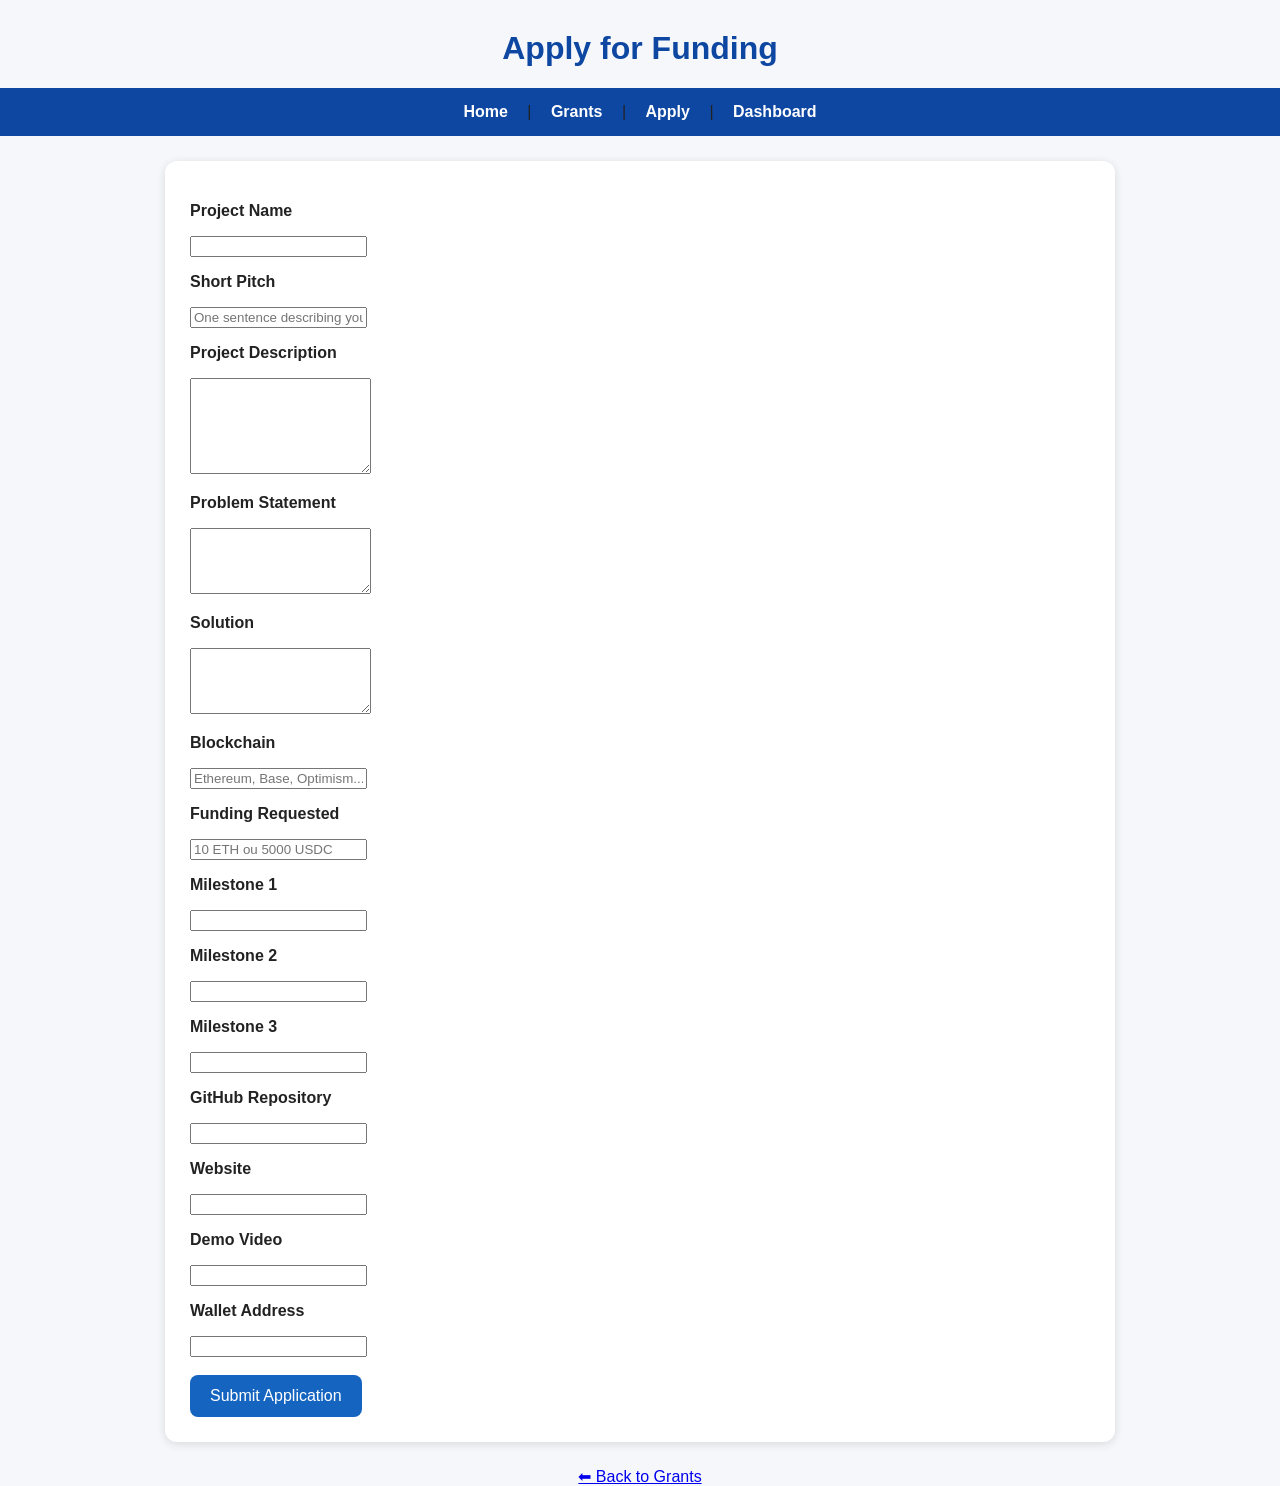
<file: frontend/apply.html>
<!DOCTYPE html>
<html>

<head>
    <title>Apply for Funding</title>
    <link rel="stylesheet" href="style.css">
</head>

<body>

<h1>Apply for Funding</h1>

<nav>
<a href="index.html">Home</a> |
<a href="grants.html">Grants</a> |
<a href="apply.html">Apply</a> |
<a href="dashboard.html">Dashboard</a>
</nav>

<div class="card">

<form onsubmit="submitApplication(event)">

<p><strong>Project Name</strong></p>
<input type="text" id="project" required>

<p><strong>Short Pitch</strong></p>
<input type="text" id="pitch"
placeholder="One sentence describing your project" required>

<p><strong>Project Description</strong></p>
<textarea id="description" rows="6" required></textarea>

<p><strong>Problem Statement</strong></p>
<textarea id="problem" rows="4" required></textarea>

<p><strong>Solution</strong></p>
<textarea id="solution" rows="4" required></textarea>

<p><strong>Blockchain</strong></p>
<input type="text" id="blockchain"
placeholder="Ethereum, Base, Optimism..." required>

<p><strong>Funding Requested</strong></p>
<input type="text" id="funding"
placeholder="10 ETH ou 5000 USDC" required>

<p><strong>Milestone 1</strong></p>
<input type="text" id="milestone1">

<p><strong>Milestone 2</strong></p>
<input type="text" id="milestone2">

<p><strong>Milestone 3</strong></p>
<input type="text" id="milestone3">

<p><strong>GitHub Repository</strong></p>
<input type="url" id="github">

<p><strong>Website</strong></p>
<input type="url" id="website">

<p><strong>Demo Video</strong></p>
<input type="url" id="video">

<p><strong>Wallet Address</strong></p>
<input type="text" id="wallet">

<br><br>

<button type="submit">
Submit Application
</button>

</form>

</div>

<div style="text-align:center; margin-top:25px;">
<a href="grants.html">⬅ Back to Grants</a>
</div>

<script>
function submitApplication(event){

    event.preventDefault();

    const application = {
    project: document.getElementById("project").value,
    pitch: document.getElementById("pitch").value,
    description: document.getElementById("description").value,
    problem: document.getElementById("problem").value,
    solution: document.getElementById("solution").value,
    blockchain: document.getElementById("blockchain").value,
    funding: document.getElementById("funding").value,
    milestone1: document.getElementById("milestone1").value,
    milestone2: document.getElementById("milestone2").value,
    milestone3: document.getElementById("milestone3").value,
    github: document.getElementById("github").value,
    website: document.getElementById("website").value,
    video: document.getElementById("video").value,
    wallet: document.getElementById("wallet").value,
    status: "Draft",
    date: new Date().toLocaleString()
};

    let applications =
        JSON.parse(localStorage.getItem("applications")) || [];

    applications.push(application);

    localStorage.setItem(
        "applications",
        JSON.stringify(applications)
    );

    alert("Application saved successfully!");

window.location.href = "review.html";

}
</script>

</body>

</html>
</file>
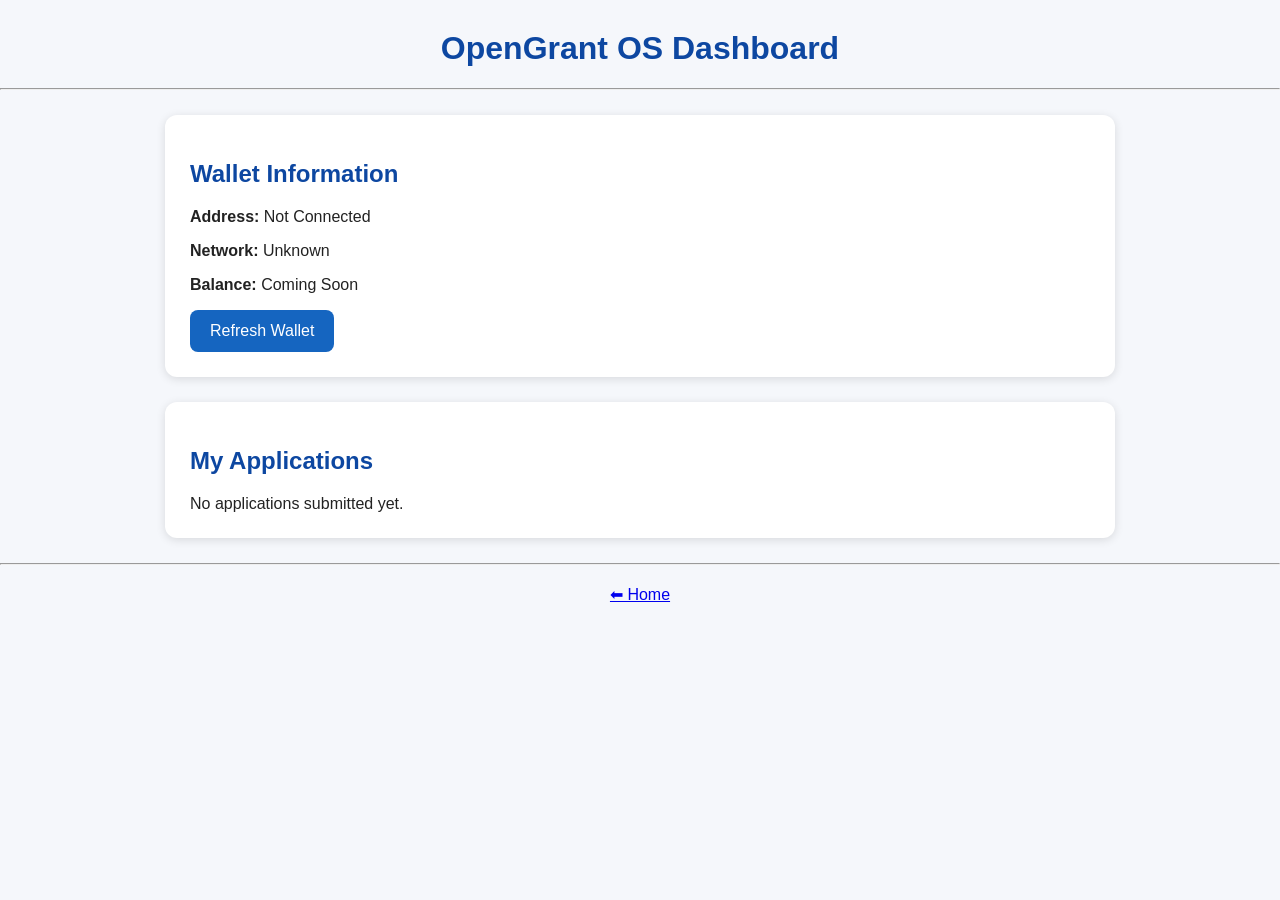
<file: frontend/dashboard.html>
<!DOCTYPE html>
<html>

<head>
    <title>OpenGrant OS Dashboard</title>
    <link rel="stylesheet" href="style.css">
</head>

<body>

<h1>OpenGrant OS Dashboard</h1>

<hr>

<div class="card">

<h2>Wallet Information</h2>

<p><strong>Address:</strong> <span id="wallet">Not Connected</span></p>

<p><strong>Network:</strong> <span id="network">Unknown</span></p>

<p><strong>Balance:</strong> <span id="balance">Coming Soon</span></p>

<button onclick="loadWallet()">
Refresh Wallet
</button>

</div>
<div class="card">

<h2>My Applications</h2>

<div id="applications">
No applications submitted yet.
</div>

</div>

<hr>

<div style="text-align:center; margin-top:20px;">
    <a href="index.html">⬅ Home</a>
</div>

<script>
async function loadWallet() {

    if (!window.ethereum) {
        alert("MetaMask not found.");
        return;
    }

    try {

        const accounts = await window.ethereum.request({
            method: "eth_requestAccounts"
        });

        document.getElementById("wallet").textContent = accounts[0];

        const chainId = await window.ethereum.request({
            method: "eth_chainId"
        });

        document.getElementById("network").textContent = chainId;

        document.getElementById("balance").textContent =
            "Coming Soon";

    } catch (err) {
        alert("Error: " + err.message);
    }

}
function loadApplications(){

    const applications =
        JSON.parse(localStorage.getItem("applications")) || [];

    const container =
        document.getElementById("applications");

    if(applications.length===0){
        container.innerHTML="No applications submitted yet.";
        return;
    }

    let html="";

    applications.forEach(app=>{

        html += `
        <hr>

        <p><strong>Project:</strong> ${app.project}</p>

        <p><strong>Blockchain:</strong> ${app.blockchain}</p>

        <p><strong>Funding:</strong> ${app.funding}</p>

<p><strong>Status:</strong> ${app.status}</p>

<p><strong>Date:</strong> ${app.date}</p>

        `;

    });

    container.innerHTML=html;

}
window.addEventListener("load", async function () {

    loadApplications();

    if (window.ethereum) {
        try {
            await loadWallet();
        } catch (e) {
            console.log("Wallet not connected automatically.");
        }
    }

});
</script>

</body>

</html>
</file>
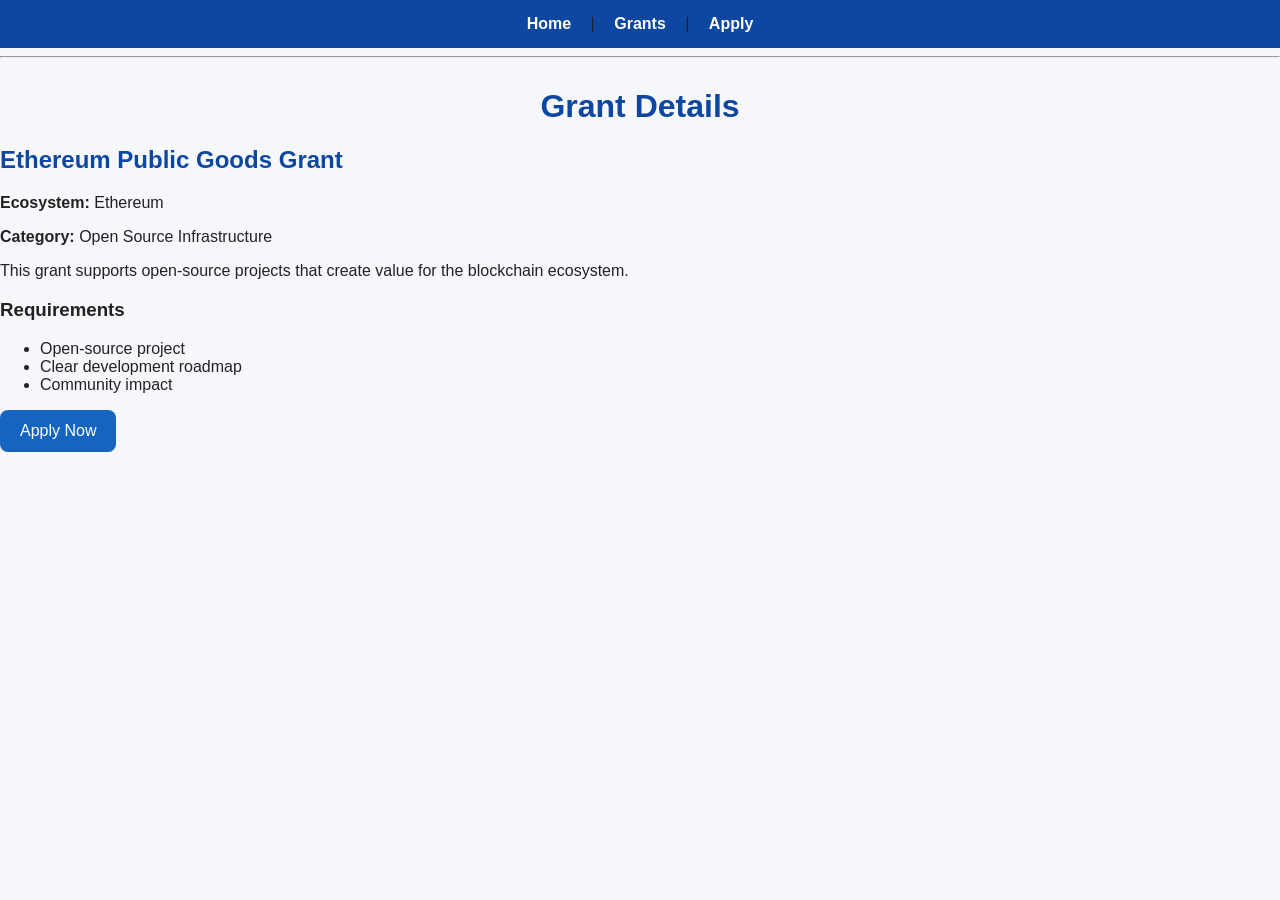
<file: frontend/grant-details.html>
<!DOCTYPE html>
<html>

<head>

<title>Grant Details - OpenGrant OS</title>

<link rel="stylesheet" href="style.css">

</head>

<body>

<nav>
<a href="index.html">Home</a> |
<a href="grants.html">Grants</a> |
<a href="apply.html">Apply</a>
</nav>

<hr>

<h1>Grant Details</h1>

<h2>Ethereum Public Goods Grant</h2>

<p>
<strong>Ecosystem:</strong> Ethereum
</p>

<p>
<strong>Category:</strong> Open Source Infrastructure
</p>

<p>
This grant supports open-source projects that create value for the blockchain ecosystem.
</p>

<h3>Requirements</h3>

<ul>
<li>Open-source project</li>
<li>Clear development roadmap</li>
<li>Community impact</li>
</ul>

<a href="apply.html">
<button>
Apply Now
</button>
</a>

</body>

</html>
</file>
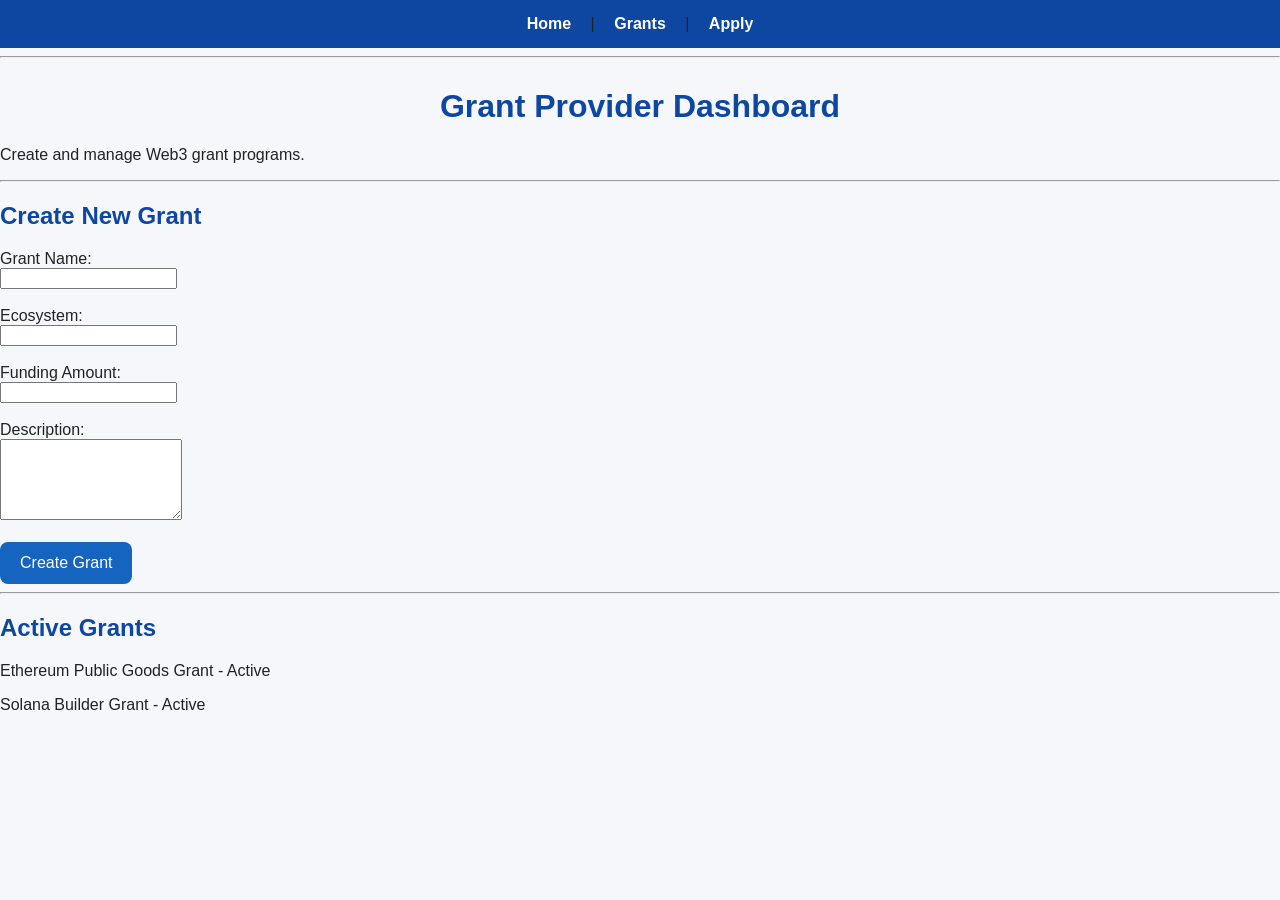
<file: frontend/grant-provider.html>
<!DOCTYPE html>
<html>

<head>

<title>OpenGrant OS - Grant Provider</title>

<link rel="stylesheet" href="style.css">

</head>

<body>

<nav>
<a href="index.html">Home</a> |
<a href="grants.html">Grants</a> |
<a href="apply.html">Apply</a>
</nav>

<hr>

<h1>Grant Provider Dashboard</h1>

<p>
Create and manage Web3 grant programs.
</p>

<hr>

<h2>Create New Grant</h2>

<form>

<label>
Grant Name:
</label>
<br>

<input type="text">

<br><br>

<label>
Ecosystem:
</label>
<br>

<input type="text">

<br><br>

<label>
Funding Amount:
</label>
<br>

<input type="text">

<br><br>

<label>
Description:
</label>
<br>

<textarea rows="5"></textarea>

<br><br>

<button>
Create Grant
</button>

</form>

<hr>

<h2>Active Grants</h2>

<p>
Ethereum Public Goods Grant - Active
</p>

<p>
Solana Builder Grant - Active
</p>

</body>

</html>
</file>
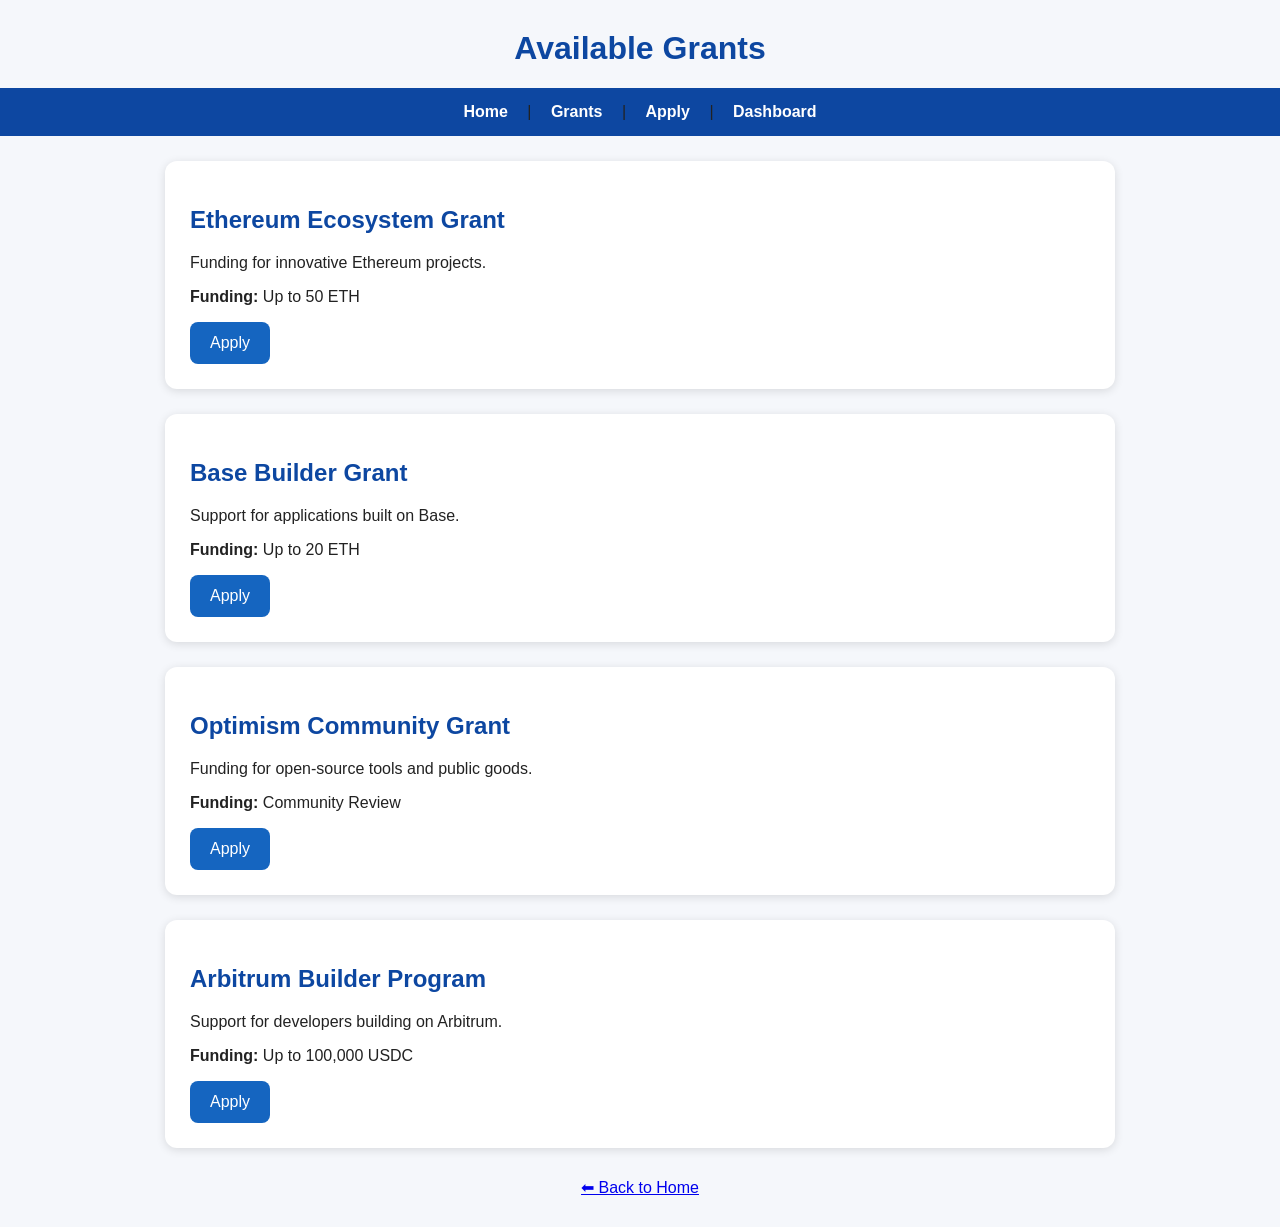
<file: frontend/grants.html>
<!DOCTYPE html>
<html>

<head>
    <title>OpenGrant OS - Grants</title>
    <link rel="stylesheet" href="style.css">
</head>

<body>

<h1>Available Grants</h1>

<nav>
<a href="index.html">Home</a> |
<a href="grants.html">Grants</a> |
<a href="apply.html">Apply</a> |
<a href="dashboard.html">Dashboard</a>
</nav>

<div class="card">

<h2>Ethereum Ecosystem Grant</h2>

<p>
Funding for innovative Ethereum projects.
</p>

<p><strong>Funding:</strong> Up to 50 ETH</p>

<a href="apply.html">
<button>Apply</button>
</a>

</div>

<div class="card">

<h2>Base Builder Grant</h2>

<p>
Support for applications built on Base.
</p>

<p><strong>Funding:</strong> Up to 20 ETH</p>

<a href="apply.html">
<button>Apply</button>
</a>

</div>

<div class="card">

<h2>Optimism Community Grant</h2>

<p>
Funding for open-source tools and public goods.
</p>

<p><strong>Funding:</strong> Community Review</p>

<a href="apply.html">
<button>Apply</button>
</a>

</div>

<div class="card">

<h2>Arbitrum Builder Program</h2>

<p>
Support for developers building on Arbitrum.
</p>

<p><strong>Funding:</strong> Up to 100,000 USDC</p>

<a href="apply.html">
<button>Apply</button>
</a>

</div>

<div style="text-align:center; margin:30px;">
<a href="index.html">⬅ Back to Home</a>
</div>

</body>

</html>
</file>
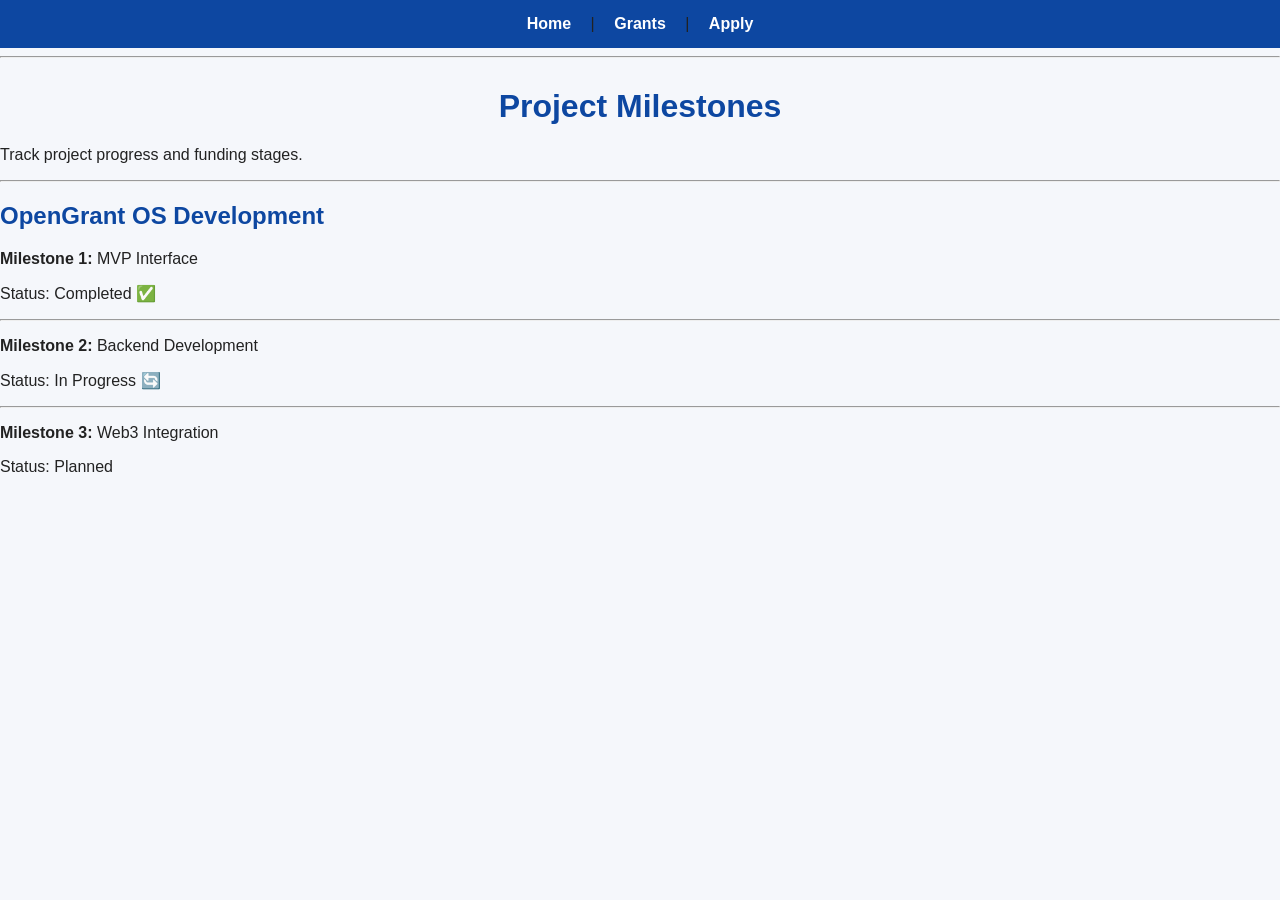
<file: frontend/milestones.html>
<!DOCTYPE html>
<html>

<head>

<title>OpenGrant OS - Milestones</title>

<link rel="stylesheet" href="style.css">

</head>

<body>

<nav>
<a href="index.html">Home</a> |
<a href="grants.html">Grants</a> |
<a href="apply.html">Apply</a>
</nav>

<hr>

<h1>Project Milestones</h1>

<p>
Track project progress and funding stages.
</p>

<hr>

<h2>OpenGrant OS Development</h2>

<p>
<strong>Milestone 1:</strong> MVP Interface
</p>

<p>
Status: Completed ✅
</p>

<hr>

<p>
<strong>Milestone 2:</strong> Backend Development
</p>

<p>
Status: In Progress 🔄
</p>

<hr>

<p>
<strong>Milestone 3:</strong> Web3 Integration
</p>

<p>
Status: Planned
</p>

</body>

</html>
</file>
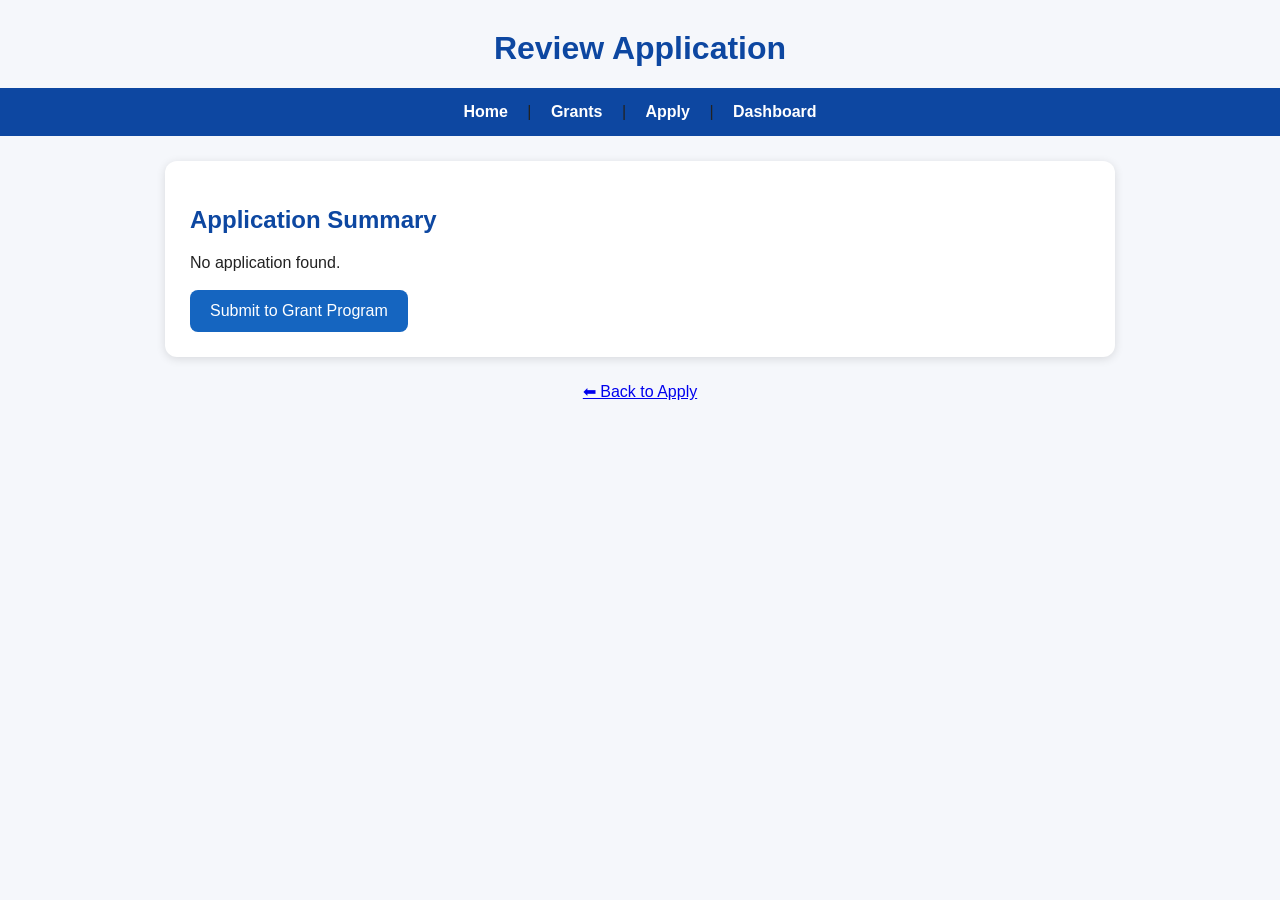
<file: frontend/review.html>
<!DOCTYPE html>
<html>

<head>
    <title>Review Application</title>
    <link rel="stylesheet" href="style.css">
</head>

<body>

<h1>Review Application</h1>

<nav>
<a href="index.html">Home</a> |
<a href="grants.html">Grants</a> |
<a href="apply.html">Apply</a> |
<a href="dashboard.html">Dashboard</a>
</nav>

<div class="card">

<h2>Application Summary</h2>

<div id="review">

Loading...

</div>

<br>

<button onclick="submitGrant()">
Submit to Grant Program
</button>

</div>

<div style="text-align:center; margin-top:25px;">
<a href="apply.html">⬅ Back to Apply</a>
</div>

<script>

function loadReview(){

const applications =
JSON.parse(localStorage.getItem("applications")) || [];

if(applications.length===0){

document.getElementById("review").innerHTML=
"No application found.";

return;

}

const app=applications[applications.length-1];

document.getElementById("review").innerHTML=`

<p><strong>Project:</strong> ${app.project}</p>

<p><strong>Pitch:</strong> ${app.pitch}</p>

<p><strong>Description:</strong> ${app.description}</p>

<p><strong>Problem:</strong> ${app.problem}</p>

<p><strong>Solution:</strong> ${app.solution}</p>

<p><strong>Blockchain:</strong> ${app.blockchain}</p>

<p><strong>Funding:</strong> ${app.funding}</p>

<p><strong>Milestone 1:</strong> ${app.milestone1}</p>

<p><strong>Milestone 2:</strong> ${app.milestone2}</p>

<p><strong>Milestone 3:</strong> ${app.milestone3}</p>

<p><strong>GitHub:</strong> ${app.github}</p>

<p><strong>Website:</strong> ${app.website}</p>

<p><strong>Video:</strong> ${app.video}</p>

<p><strong>Wallet:</strong> ${app.wallet}</p>

<p><strong>Status:</strong> ${app.status}</p>

`;

}

function submitGrant(){

    let applications =
        JSON.parse(localStorage.getItem("applications")) || [];

    if(applications.length===0){
        alert("No application found.");
        return;
    }

    applications[applications.length-1].status = "Submitted";

    localStorage.setItem(
        "applications",
        JSON.stringify(applications)
    );

    alert("Application submitted successfully!");

    window.location.href = "dashboard.html";

}

window.onload=loadReview;

</script>

</body>

</html>
</file>
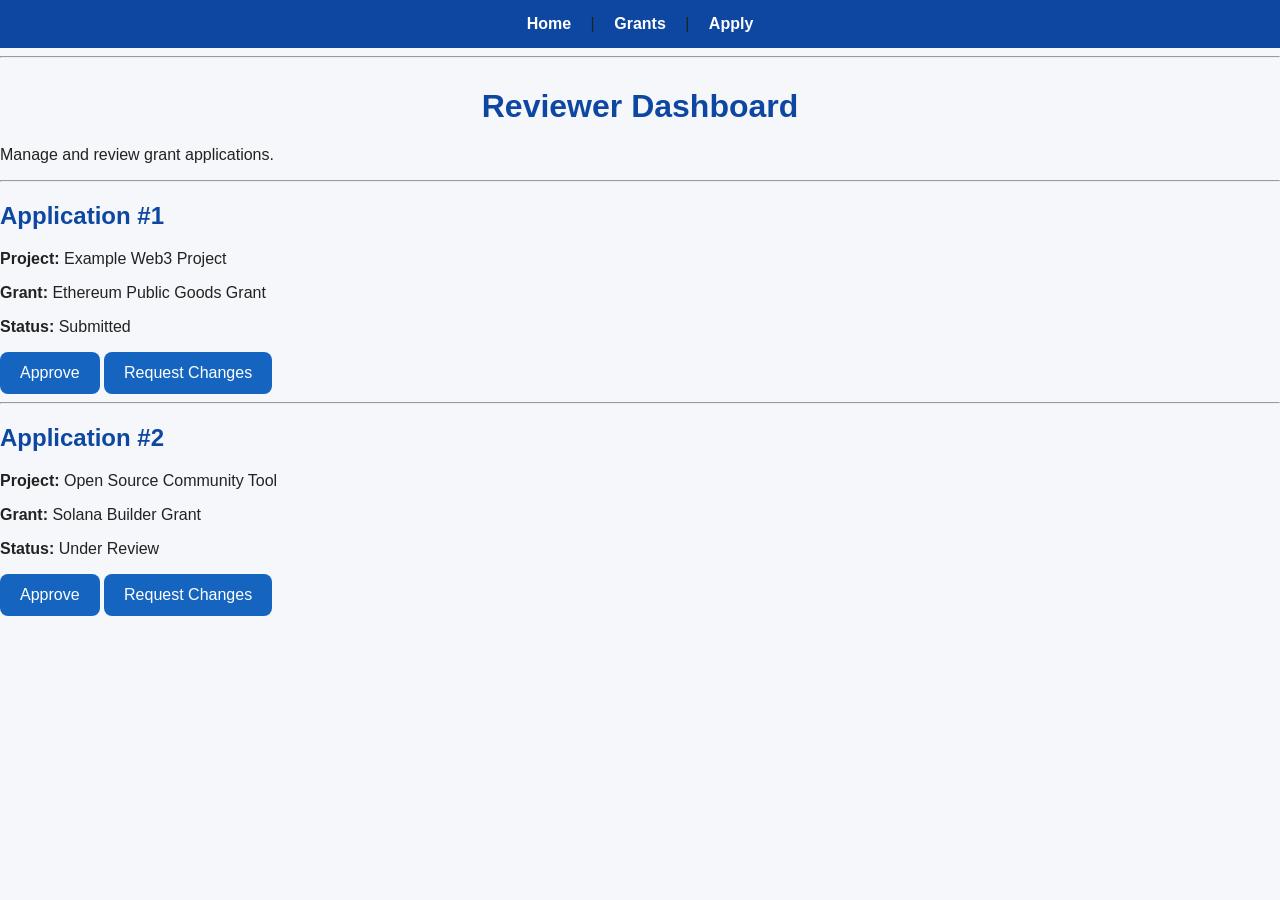
<file: frontend/reviewer-dashboard.html>
<!DOCTYPE html>
<html>

<head>

<title>OpenGrant OS - Reviewer Dashboard</title>

<link rel="stylesheet" href="style.css">

</head>

<body>

<nav>
<a href="index.html">Home</a> |
<a href="grants.html">Grants</a> |
<a href="apply.html">Apply</a>
</nav>

<hr>

<h1>Reviewer Dashboard</h1>

<p>
Manage and review grant applications.
</p>

<hr>

<h2>Application #1</h2>

<p>
<strong>Project:</strong> Example Web3 Project
</p>

<p>
<strong>Grant:</strong> Ethereum Public Goods Grant
</p>

<p>
<strong>Status:</strong> Submitted
</p>

<button>
Approve
</button>

<button>
Request Changes
</button>

<hr>

<h2>Application #2</h2>

<p>
<strong>Project:</strong> Open Source Community Tool
</p>

<p>
<strong>Grant:</strong> Solana Builder Grant
</p>

<p>
<strong>Status:</strong> Under Review
</p>

<button>
Approve
</button>

<button>
Request Changes
</button>

</body>

</html>
</file>
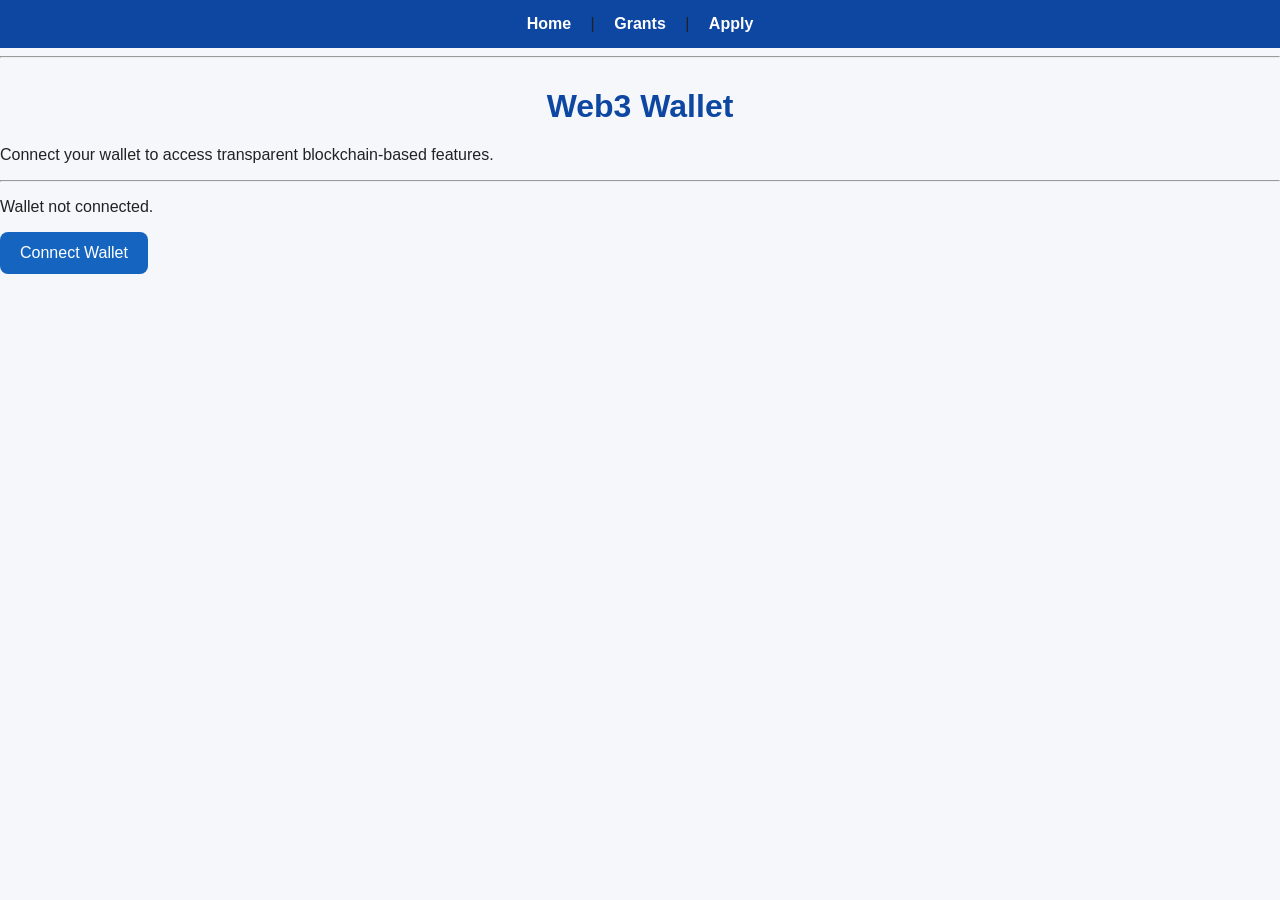
<file: frontend/wallet.html>
<!DOCTYPE html>
<html>

<head>

<title>OpenGrant OS - Wallet</title>

<link rel="stylesheet" href="style.css">

</head>

<body>

<nav>
<a href="index.html">Home</a> |
<a href="grants.html">Grants</a> |
<a href="apply.html">Apply</a>
</nav>

<hr>

<h1>Web3 Wallet</h1>

<p>
Connect your wallet to access transparent blockchain-based features.
</p>

<hr>

<p id="wallet-status">
Wallet not connected.
</p>

<button onclick="connectWallet()">
Connect Wallet
</button>

<script>

function connectWallet(){

document.getElementById("wallet-status").innerHTML =
"Wallet connected: 0x1234...5678";

}

</script>

</body>

</html>
</file>
<file: frontend/style.css>
body{
    margin:0;
    font-family:Arial, Helvetica, sans-serif;
    background:#f5f7fb;
    color:#222;
}

h1{
    text-align:center;
    color:#0d47a1;
    margin-top:30px;
}

h2{
    color:#0d47a1;
}

nav{
    background:#0d47a1;
    padding:15px;
    text-align:center;
}

nav a{
    color:white;
    text-decoration:none;
    margin:15px;
    font-weight:bold;
}

nav a:hover{
    color:#90caf9;
}

.wallet{
    text-align:right;
    padding:20px;
}

.wallet-btn{
    background:#f6851b;
    color:white;
    border:none;
    padding:12px 20px;
    border-radius:8px;
    cursor:pointer;
    font-size:16px;
}

.wallet-btn:hover{
    background:#dd6f00;
}

button{
    background:#1565c0;
    color:white;
    border:none;
    padding:12px 20px;
    border-radius:8px;
    cursor:pointer;
    font-size:16px;
}

button:hover{
    background:#0d47a1;
}

.card{
    background:white;
    width:90%;
    max-width:900px;
    margin:25px auto;
    padding:25px;
    border-radius:12px;
    box-shadow:0 2px 10px rgba(0,0,0,.12);
}

.footer{
    text-align:center;
    margin:40px;
    color:#777;
}

img{
    display:block;
    margin:auto;
}
</file>
